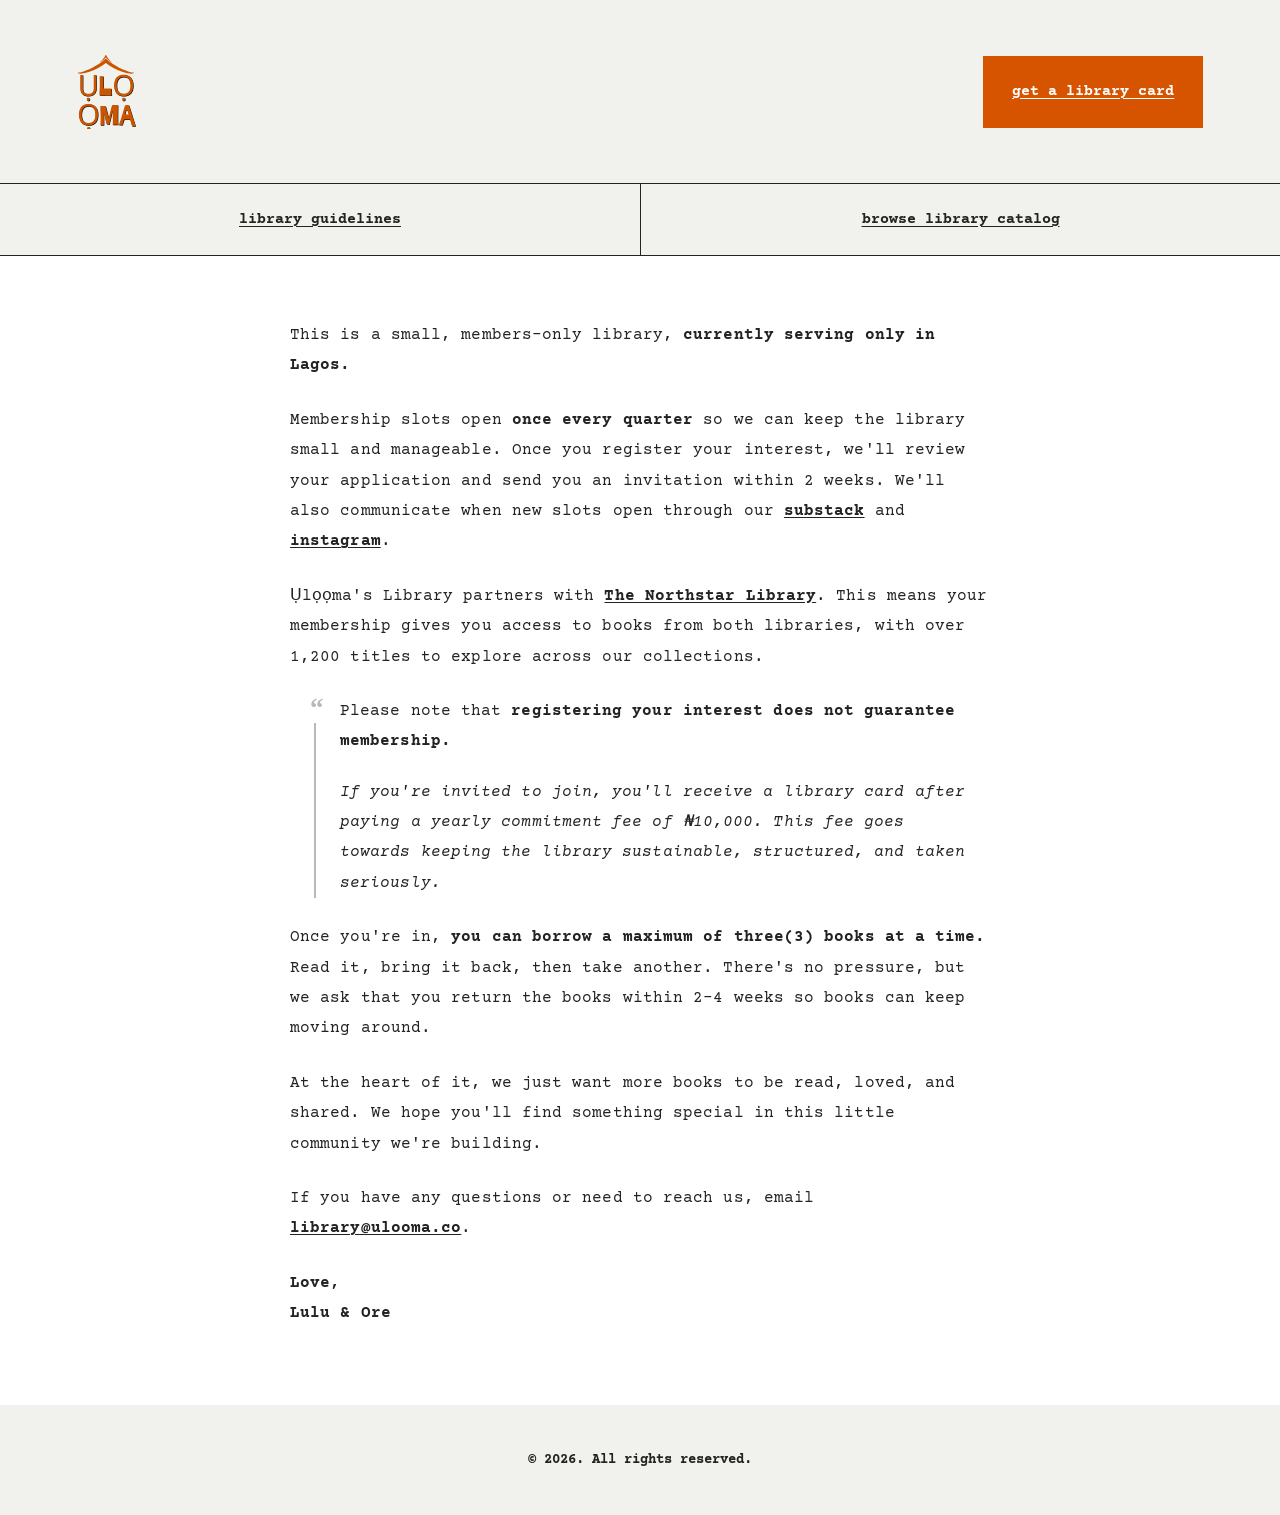
<file: index.html>
<!doctype html>
<html lang="en">
<head>
  <meta charset="utf-8">
  <meta name="viewport" content="width=device-width, initial-scale=1">
  <meta name="theme-color" content="#f3f2ee">
  <meta name="description" content="A good home for good days.">
  <title>Ụlọọma's Library</title>
  <link rel="preconnect" href="https://fonts.googleapis.com">
  <link rel="preconnect" href="https://fonts.gstatic.com" crossorigin>
  <link href="https://fonts.googleapis.com/css2?family=Courier+Prime:ital,wght@0,400;0,700;1,400&display=swap" rel="stylesheet">
  <link rel="stylesheet" href="styles.css">
</head>
<body class="guidelines-page home-page">
  <a class="skip-link" href="#about">Skip to content</a>
  <header class="site-header">
    <div class="header-top">
      <a class="brand-mark" href="/" aria-label="Ulooma Library home">
        <img src="ulooma-lib.svg" alt="">
      </a>
      <a class="get-card" href="https://forms.gle/XS47ZL7QhAaCa3aM6" target="_blank" rel="noreferrer">get a library card</a>
    </div>
    <nav class="main-nav" aria-label="Main navigation">
      <a href="library-guidelines.html">library guidelines</a>
      <a href="https://thenorthstarlibrary.org" target="_blank" rel="noreferrer">browse library catalog</a>
    </nav>
  </header>

  <main id="about" class="guidelines-content">
    <p>This is a small, members-only library, <strong>currently serving only in Lagos.</strong></p>

    <p>Membership slots open <strong>once every quarter</strong> so we can keep the library small and manageable. Once you register your interest, we'll review your application and send you an invitation within 2 weeks. We'll also communicate when new slots open through our <a href="https://ulooma.substack.com" target="_blank" rel="noreferrer">substack</a> and <a href="https://instagram.com/ulooma.co" target="_blank" rel="noreferrer">instagram</a>.</p>

    <p>Ụlọọma's Library partners with <a href="https://thenorthstarlibrary.org" target="_blank" rel="noreferrer"><strong>The Northstar Library</strong></a>. This means your membership gives you access to books from both libraries, with over 1,200 titles to explore across our collections.</p>

    <blockquote>
      <p>Please note that <strong>registering your interest does not guarantee membership.</strong></p>
      <p><em>If you're invited to join, you'll receive a library card after paying a yearly commitment fee of ₦10,000. This fee goes towards keeping the library sustainable, structured, and taken seriously.</em></p>
    </blockquote>

    <p>Once you're in, <strong>you can borrow a maximum of three(3) books at a time.</strong> Read it, bring it back, then take another. There's no pressure, but we ask that you return the books within 2-4 weeks so books can keep moving around.</p>

    <p>At the heart of it, we just want more books to be read, loved, and shared. We hope you'll find something special in this little community we're building.</p>

    <p>If you have any questions or need to reach us, email <a href="mailto:library@ulooma.co">library@ulooma.co</a>.</p>

    <p class="signoff"><strong>Love,<br>Lulu &amp; Ore</strong></p>
  </main>

  <footer class="site-footer">
    <p>© 2026. All rights reserved.</p>
  </footer>
</body>
</html>
</file>
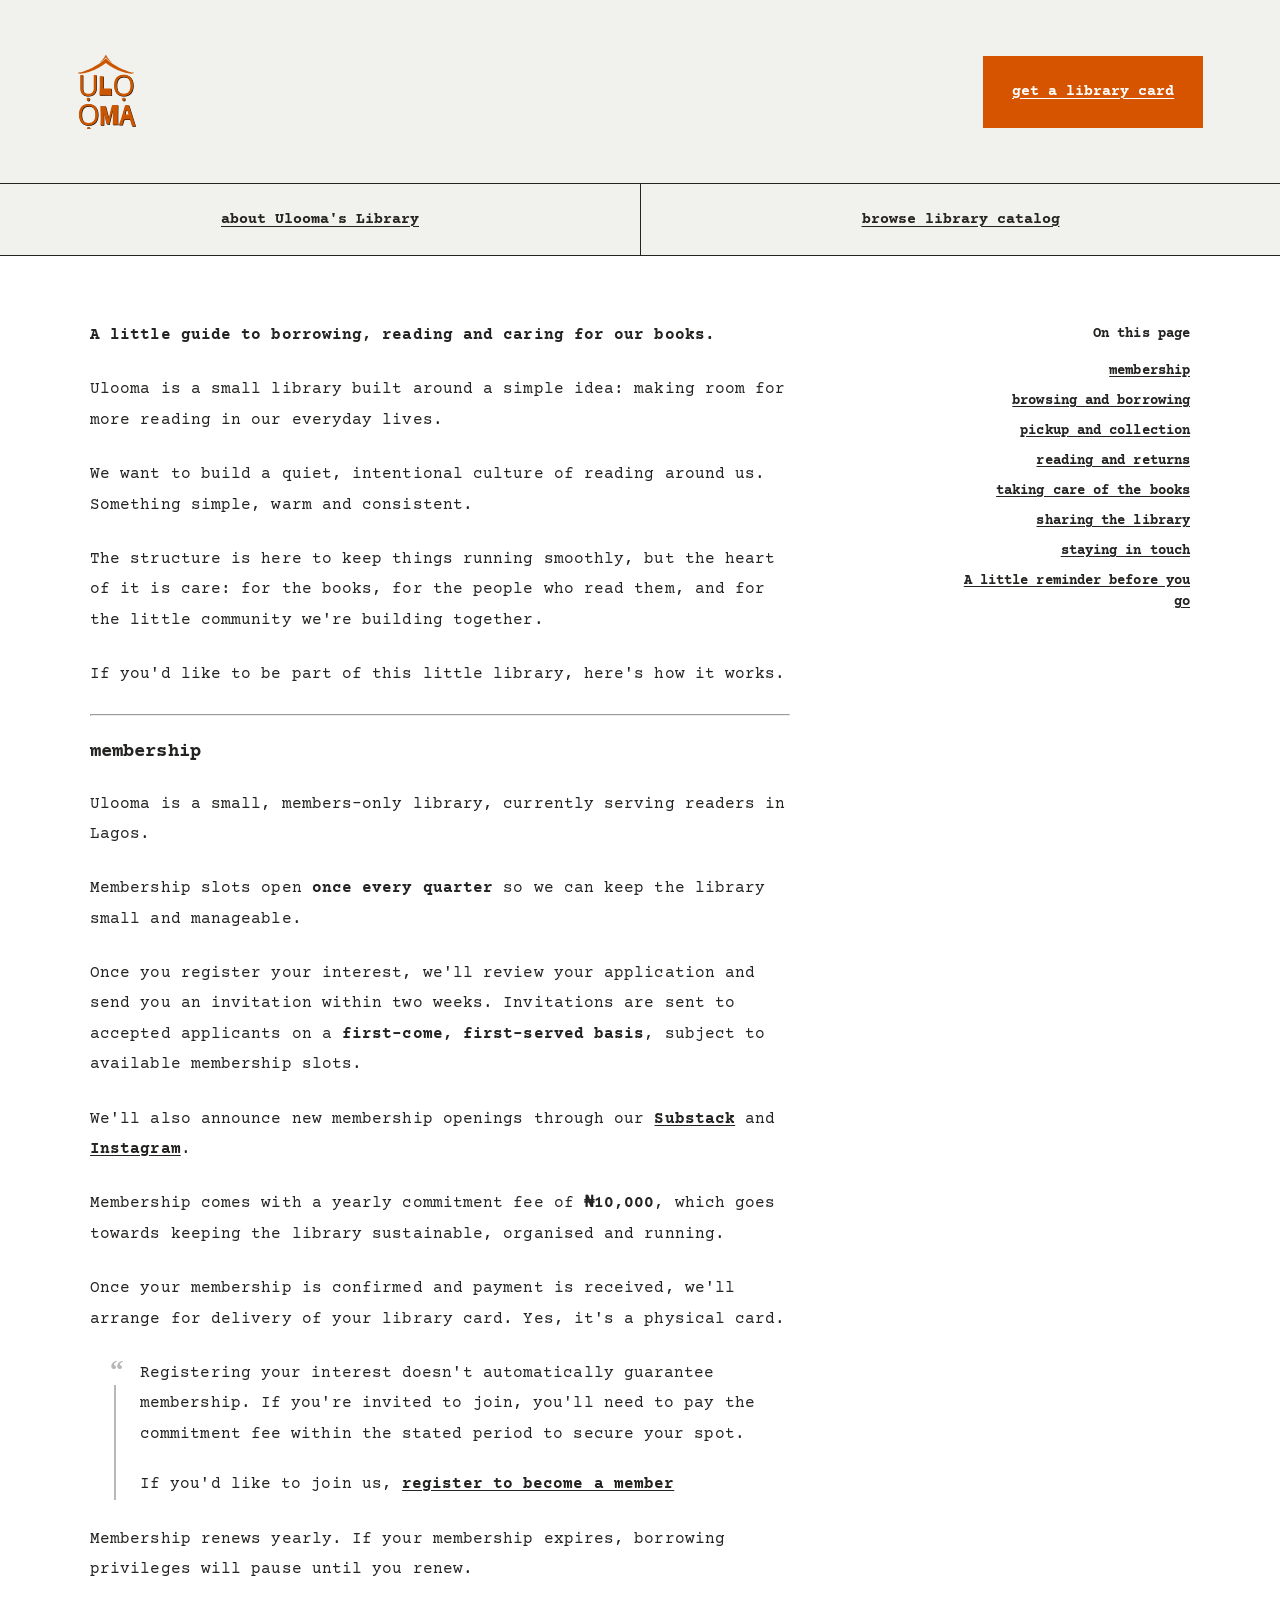
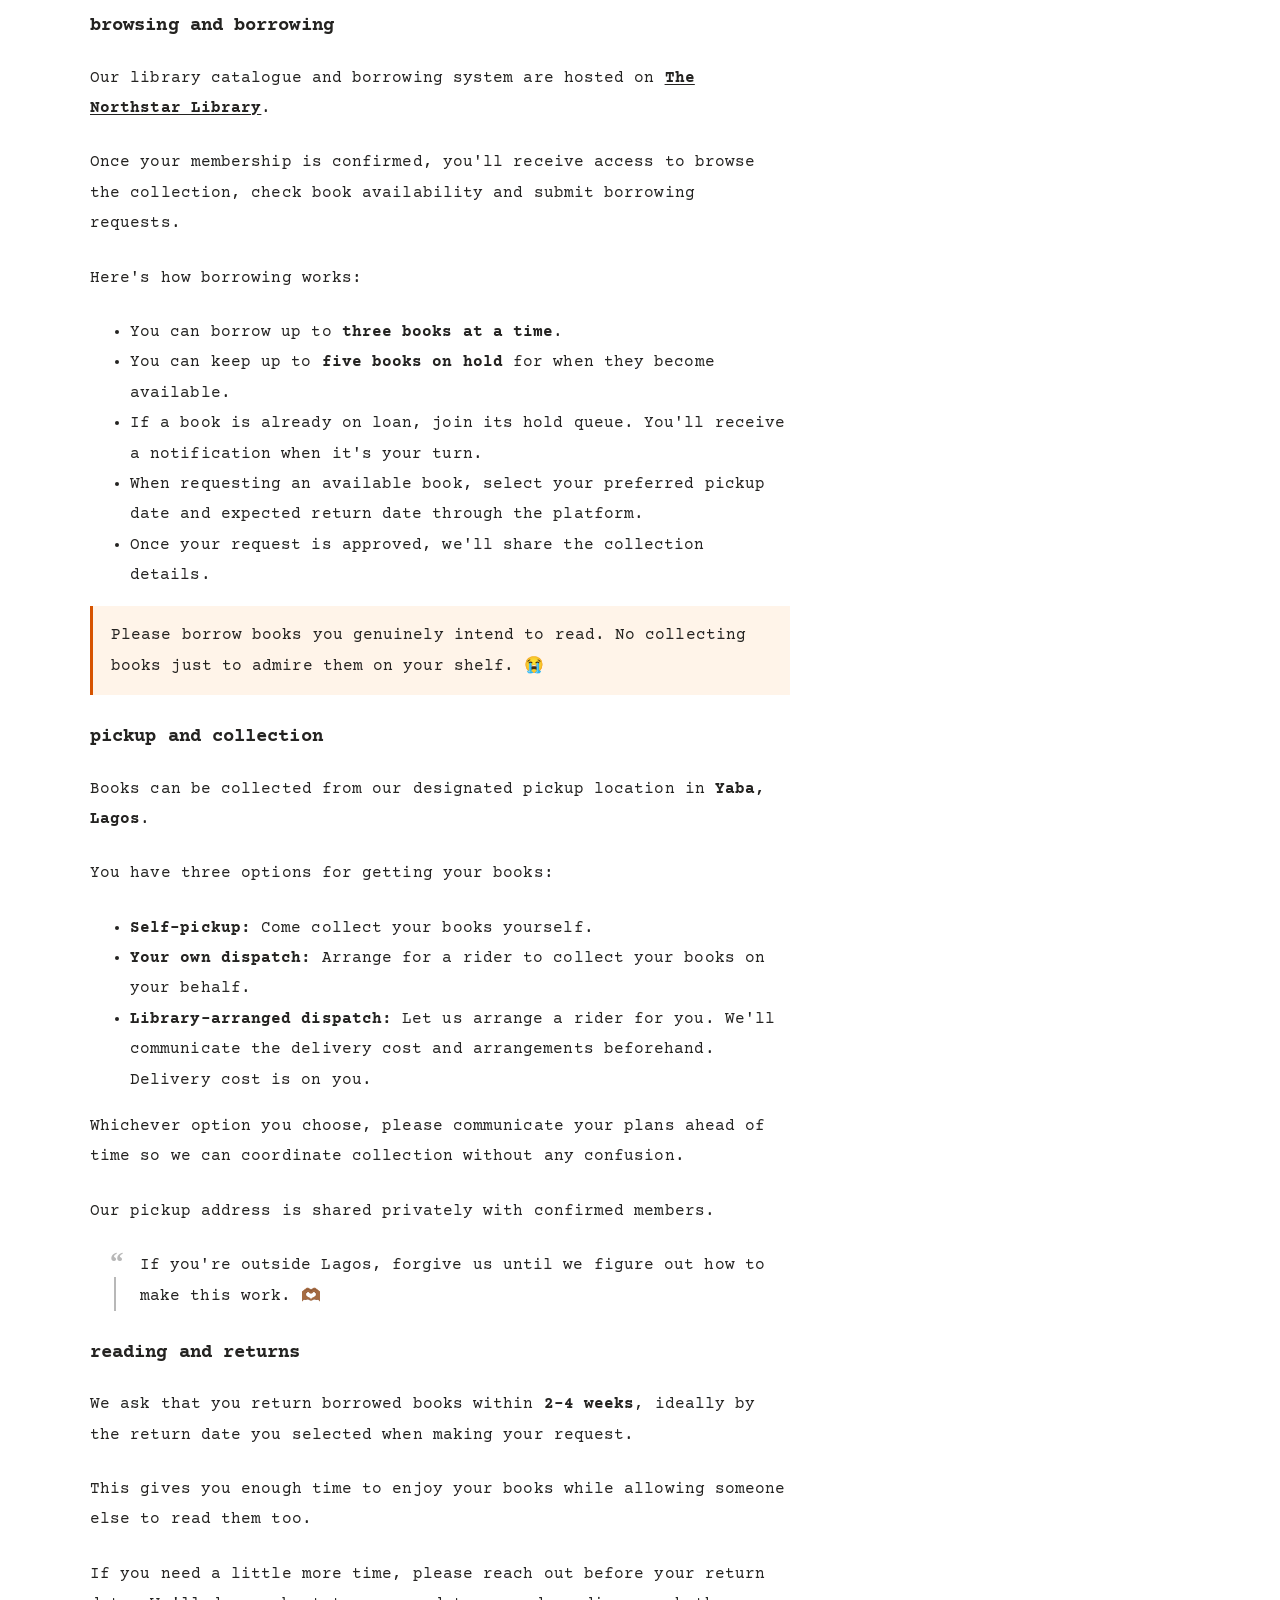
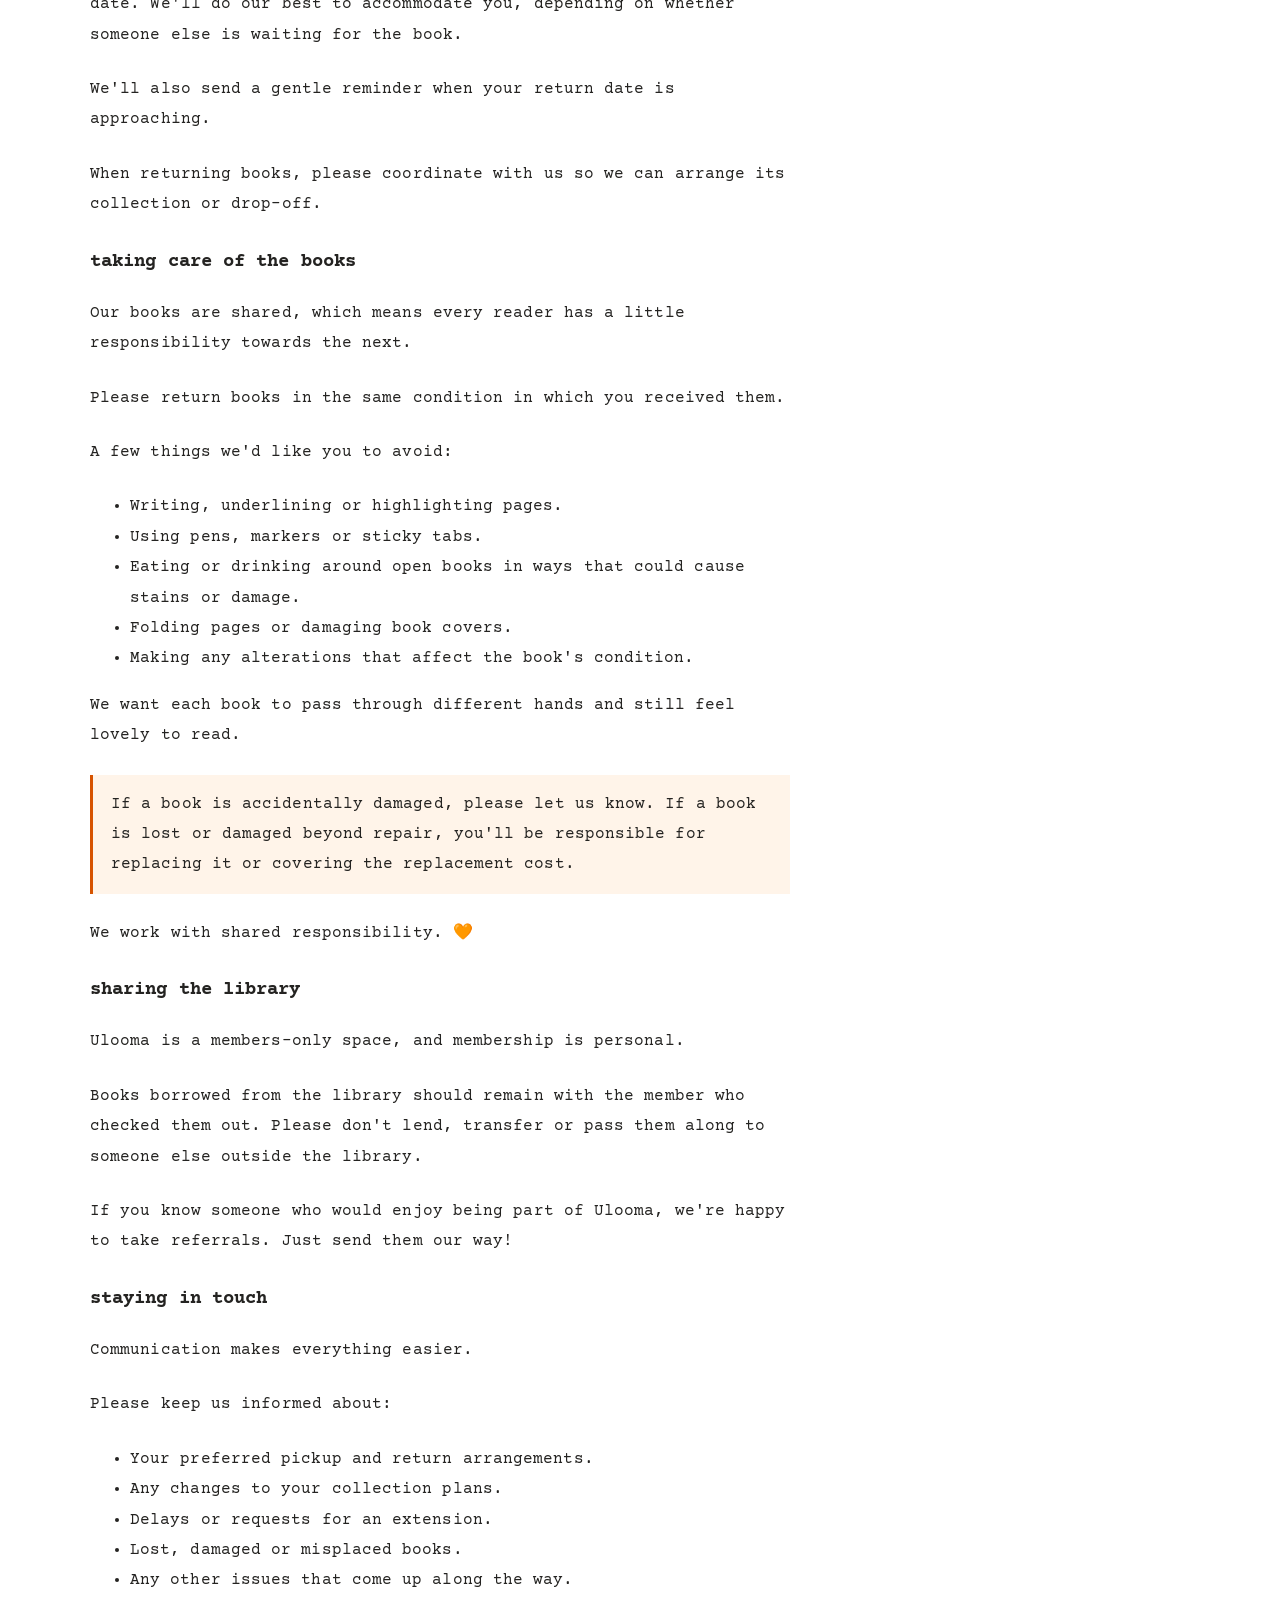
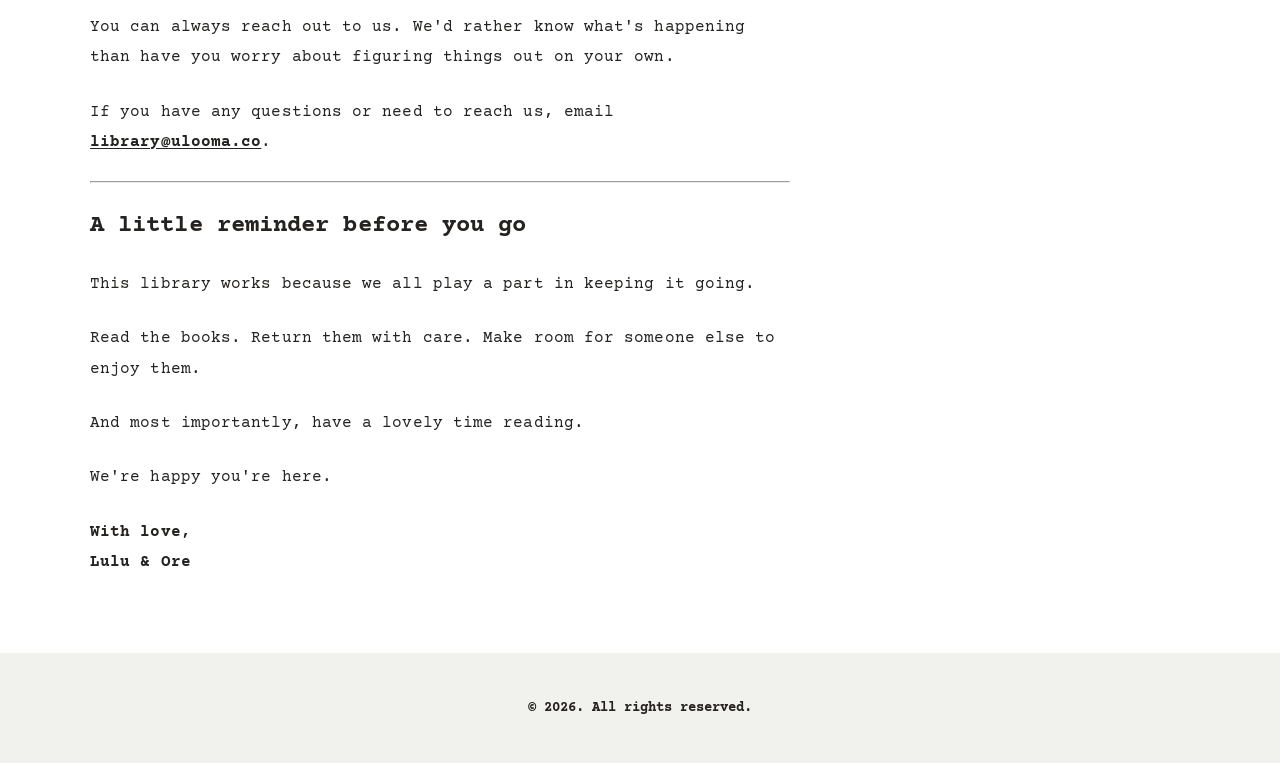
<file: library-guidelines.html>
<!doctype html>
<html lang="en">
<head>
  <meta charset="utf-8">
  <meta name="viewport" content="width=device-width, initial-scale=1">
  <meta name="theme-color" content="#f3f2ee">
  <meta name="description" content="Guidelines for borrowing, reading and caring for books at Ulooma's Library.">
  <title>Library Guidelines | Ụlọọma's Library</title>
  <link rel="preconnect" href="https://fonts.googleapis.com">
  <link rel="preconnect" href="https://fonts.gstatic.com" crossorigin>
  <link href="https://fonts.googleapis.com/css2?family=Courier+Prime:ital,wght@0,400;0,700;1,400&display=swap" rel="stylesheet">
  <link rel="stylesheet" href="styles.css">
</head>
<body class="guidelines-page">
  <a class="skip-link" href="#guidelines">Skip to guidelines</a>
  <header id="top" class="site-header">
    <div class="header-top">
      <a class="brand-mark" href="/" aria-label="Ulooma Library home">
        <img src="ulooma-lib.svg" alt="">
      </a>
      <a class="get-card" href="https://forms.gle/XS47ZL7QhAaCa3aM6" target="_blank" rel="noreferrer">get a library card</a>
    </div>
    <nav class="main-nav" aria-label="Main navigation">
      <a href="/">about Ulooma's Library</a>
      <a href="https://thenorthstarlibrary.org" target="_blank" rel="noreferrer">browse library catalog</a>
    </nav>
  </header>

  <main id="guidelines" class="guidelines-content">
    <div class="guidelines-layout">
      <nav class="guidelines-toc" aria-label="Table of contents">
        <p class="toc-title">On this page</p>
        <a href="#membership">membership</a>
        <a href="#borrowing">browsing and borrowing</a>
        <a href="#pickup">pickup and collection</a>
        <a href="#returns">reading and returns</a>
        <a href="#care">taking care of the books</a>
        <a href="#sharing">sharing the library</a>
        <a href="#staying-in-touch">staying in touch</a>
        <a href="#reminder">A little reminder before you go</a>
      </nav>
      <details class="mobile-toc">
        <summary>On this page</summary>
        <nav aria-label="Table of contents">
          <a href="#membership">membership</a>
          <a href="#borrowing">browsing and borrowing</a>
          <a href="#pickup">pickup and collection</a>
          <a href="#returns">reading and returns</a>
          <a href="#care">taking care of the books</a>
          <a href="#sharing">sharing the library</a>
          <a href="#staying-in-touch">staying in touch</a>
          <a href="#reminder">A little reminder before you go</a>
        </nav>
      </details>
      <div class="guidelines-copy">
    <p><strong>A little guide to borrowing, reading and caring for our books.</strong></p>

    <p>Ulooma is a small library built around a simple idea: making room for more reading in our everyday lives.</p>

    <p>We want to build a quiet, intentional culture of reading around us. Something simple, warm and consistent.</p>

    <p>The structure is here to keep things running smoothly, but the heart of it is care: for the books, for the people who read them, and for the little community we're building together.</p>

    <p>If you'd like to be part of this little library, here's how it works.</p>

    <hr>

    <h3 id="membership">membership</h3>
    <p>Ulooma is a small, members-only library, currently serving readers in Lagos.</p>
    <p>Membership slots open <strong>once every quarter</strong> so we can keep the library small and manageable.</p>
    <p>Once you register your interest, we'll review your application and send you an invitation within two weeks. Invitations are sent to accepted applicants on a <strong>first-come, first-served basis</strong>, subject to available membership slots.</p>
    <p>We'll also announce new membership openings through our <a href="https://ulooma.substack.com" target="_blank" rel="noreferrer">Substack</a> and <a href="https://instagram.com/ulooma.co" target="_blank" rel="noreferrer">Instagram</a>.</p>
    <p>Membership comes with a yearly commitment fee of <strong>₦10,000</strong>, which goes towards keeping the library sustainable, organised and running.</p>
    <p>Once your membership is confirmed and payment is received, we'll arrange for delivery of your library card. Yes, it's a physical card.</p>
    <blockquote>
      <p>Registering your interest doesn't automatically guarantee membership. If you're invited to join, you'll need to pay the commitment fee within the stated period to secure your spot.</p>
      <p>If you'd like to join us, <strong><a href="https://forms.gle/XS47ZL7QhAaCa3aM6" target="_blank" rel="noreferrer">register to become a member</a></strong></p>
    </blockquote>
    <p>Membership renews yearly. If your membership expires, borrowing privileges will pause until you renew.</p>

    <h3 id="borrowing">browsing and borrowing</h3>
    <p>Our library catalogue and borrowing system are hosted on <strong><a href="https://thenorthstarlibrary.org" target="_blank" rel="noreferrer">The Northstar Library</a></strong>.</p>
    <p>Once your membership is confirmed, you'll receive access to browse the collection, check book availability and submit borrowing requests.</p>
    <p>Here's how borrowing works:</p>
    <ul>
      <li>You can borrow up to <strong>three books at a time</strong>.</li>
      <li>You can keep up to <strong>five books on hold</strong> for when they become available.</li>
      <li>If a book is already on loan, join its hold queue. You'll receive a notification when it's your turn.</li>
      <li>When requesting an available book, select your preferred pickup date and expected return date through the platform.</li>
      <li>Once your request is approved, we'll share the collection details.</li>
    </ul>
    <p class="guidelines-callout">Please borrow books you genuinely intend to read. No collecting books just to admire them on your shelf. 😭</p>

    <h3 id="pickup">pickup and collection</h3>
    <p>Books can be collected from our designated pickup location in <strong>Yaba, Lagos</strong>.</p>
    <p>You have three options for getting your books:</p>
    <ul>
      <li><strong>Self-pickup:</strong> Come collect your books yourself.</li>
      <li><strong>Your own dispatch:</strong> Arrange for a rider to collect your books on your behalf.</li>
      <li><strong>Library-arranged dispatch:</strong> Let us arrange a rider for you. We'll communicate the delivery cost and arrangements beforehand. Delivery cost is on you.</li>
    </ul>
    <p>Whichever option you choose, please communicate your plans ahead of time so we can coordinate collection without any confusion.</p>
    <p>Our pickup address is shared privately with confirmed members.</p>
    <blockquote><p>If you're outside Lagos, forgive us until we figure out how to make this work. 🫶🏾</p></blockquote>

    <h3 id="returns">reading and returns</h3>
    <p>We ask that you return borrowed books within <strong>2–4 weeks</strong>, ideally by the return date you selected when making your request.</p>
    <p>This gives you enough time to enjoy your books while allowing someone else to read them too.</p>
    <p>If you need a little more time, please reach out before your return date. We'll do our best to accommodate you, depending on whether someone else is waiting for the book.</p>
    <p>We'll also send a gentle reminder when your return date is approaching.</p>
    <p>When returning books, please coordinate with us so we can arrange its collection or drop-off.</p>

    <h3 id="care">taking care of the books</h3>
    <p>Our books are shared, which means every reader has a little responsibility towards the next.</p>
    <p>Please return books in the same condition in which you received them.</p>
    <p>A few things we'd like you to avoid:</p>
    <ul>
      <li>Writing, underlining or highlighting pages.</li>
      <li>Using pens, markers or sticky tabs.</li>
      <li>Eating or drinking around open books in ways that could cause stains or damage.</li>
      <li>Folding pages or damaging book covers.</li>
      <li>Making any alterations that affect the book's condition.</li>
    </ul>
    <p>We want each book to pass through different hands and still feel lovely to read.</p>
    <p class="guidelines-callout">If a book is accidentally damaged, please let us know. If a book is lost or damaged beyond repair, you'll be responsible for replacing it or covering the replacement cost.</p>
    <p>We work with shared responsibility. 🧡</p>

    <h3 id="sharing">sharing the library</h3>
    <p>Ulooma is a members-only space, and membership is personal.</p>
    <p>Books borrowed from the library should remain with the member who checked them out. Please don't lend, transfer or pass them along to someone else outside the library.</p>
    <p>If you know someone who would enjoy being part of Ulooma, we're happy to take referrals. Just send them our way!</p>

    <h3 id="staying-in-touch">staying in touch</h3>
    <p>Communication makes everything easier.</p>
    <p>Please keep us informed about:</p>
    <ul>
      <li>Your preferred pickup and return arrangements.</li>
      <li>Any changes to your collection plans.</li>
      <li>Delays or requests for an extension.</li>
      <li>Lost, damaged or misplaced books.</li>
      <li>Any other issues that come up along the way.</li>
    </ul>
    <p>You can always reach out to us. We'd rather know what's happening than have you worry about figuring things out on your own.</p>
    <p>If you have any questions or need to reach us, email <a href="mailto:library@ulooma.co">library@ulooma.co</a>.</p>

    <hr>

    <h2 id="reminder">A little reminder before you go</h2>
    <p>This library works because we all play a part in keeping it going.</p>
    <p>Read the books. Return them with care. Make room for someone else to enjoy them.</p>
    <p>And most importantly, have a lovely time reading.</p>
    <p>We're happy you're here.</p>
    <p class="signoff"><strong>With love,<br>Lulu &amp; Ore</strong></p>
      </div>
    </div>
  </main>

  <a class="back-to-top" href="#top" aria-label="Back to top">
    <span aria-hidden="true">↑</span> Back to top
  </a>

  <footer class="site-footer">
    <p>© 2026. All rights reserved.</p>
  </footer>
  <script>
    const backToTop = document.querySelector('.back-to-top');
    const updateBackToTop = () => {
      backToTop.classList.toggle('is-visible', window.scrollY > 400);
    };
    window.addEventListener('scroll', updateBackToTop, { passive: true });
    updateBackToTop();

    document.querySelectorAll('.mobile-toc a').forEach((link) => {
      link.addEventListener('click', () => {
        link.closest('.mobile-toc').open = false;
      });
    });
  </script>
</body>
</html>
</file>
<file: styles.css>
:root {
  --paper: #f1f1ed;
  --white: #fff;
  --ink: #242321;
  --orange: #d65300;
  --font: "Courier Prime", "Courier New", monospace;
}

* { box-sizing: border-box; }
html { min-height: 100%; background: var(--paper); scroll-behavior: smooth; }
body {
  min-height: 100vh;
  margin: 0;
  display: flex;
  flex-direction: column;
  background: var(--paper);
  color: var(--ink);
  font: 16px/1.9 var(--font);
  -webkit-font-smoothing: antialiased;
}
a { color: inherit; }
a:hover { color: var(--orange); }
.skip-link { position: absolute; left: -9999px; top: 8px; z-index: 10; padding: 8px 12px; background: var(--ink); color: #fff; }
.skip-link:focus { left: 8px; }

/* Full-bleed desktop rules, with the reading column kept comfortable. */
.site-header { width: 100%; flex: none; background: var(--paper); }
.header-top {
  height: 184px;
  padding: 0 max(6vw, calc((100vw - 1200px) / 2));
  display: flex;
  align-items: center;
  justify-content: space-between;
  border-bottom: 1px solid var(--ink);
}
.brand-mark { position: relative; display: block; width: 60px; height: 74px; overflow: hidden; }
.brand-mark img { position: absolute; top: -40px; left: -30px; width: 120px; height: 156px; max-width: none; }
.get-card {
  width: 220px;
  height: 72px;
  display: flex;
  align-items: center;
  justify-content: center;
  border: 1px solid var(--ink);
  background: var(--white);
  font-size: 15px;
  line-height: 20px;
  font-weight: 700;
  text-decoration: underline;
  text-underline-offset: 3px;
  color: #fff;
  border-color: var(--orange);
  background: var(--orange);
}
.get-card:hover { background: #b94a04; color: #fff; border-color: #b94a04; }
.main-nav {
  height: 72px;
  display: grid;
  grid-template-columns: 1fr 1fr;
  border-bottom: 1px solid var(--ink);
  font-size: 15px;
  line-height: 20px;
}
.main-nav a {
  display: flex;
  align-items: center;
  justify-content: center;
  padding: 0 16px;
  text-align: center;
  font-weight: 700;
  text-decoration: underline;
  text-underline-offset: 3px;
}
.main-nav a + a { border-left: 1px solid var(--ink); }
.main-nav a:hover { background: #e9e6df; color: var(--orange); }

.guidelines-content {
  flex: 1 0 auto;
  width: 100%;
  padding: 64px 24px 76px;
  background: var(--white);
  font-size: 16px;
  line-height: 1.9;
  letter-spacing: .005em;
}
.guidelines-content > .guidelines-layout {
  width: min(1100px, 100%);
  margin-inline: auto;
  display: grid;
  grid-template-columns: minmax(0, 700px) minmax(180px, 240px);
  justify-content: space-between;
  gap: 64px;
  align-items: start;
}
.guidelines-copy { grid-column: 1; grid-row: 1; width: 100%; text-align: left; }
.guidelines-copy [id] { scroll-margin-top: 24px; }
.home-page .guidelines-content > blockquote {
  width: min(652px, calc(100% - 48px));
  margin-inline: auto;
}
.guidelines-toc {
  grid-column: 2;
  grid-row: 1;
  position: sticky;
  top: 32px;
  display: flex;
  flex-direction: column;
  align-items: flex-end;
  gap: 9px;
  padding-top: 4px;
  text-align: right;
  font-size: 14px;
  line-height: 1.5;
}
.mobile-toc { display: none; }
.guidelines-toc .toc-title { margin: 0 0 7px; font-weight: 700; }
.guidelines-toc a { font-weight: 400; }
.guidelines-content > * { width: min(700px, 100%); margin-inline: auto; }
.guidelines-content p { margin-top: 0; margin-bottom: 24px; }
.guidelines-content strong { font-weight: 700; }
.guidelines-content a, .guidelines-content .underlined-label {
  font-weight: 700;
  text-decoration: underline;
  text-underline-offset: 2px;
}
.guidelines-content a:hover { color: var(--orange); }
.guidelines-content blockquote {
  position: relative;
  margin-top: 16px;
  margin-right: 24px;
  margin-bottom: 24px;
  margin-left: 24px;
  padding: 0 0 0 24px;
  border-left: 2px solid #b8b8b8;
}
.guidelines-content blockquote::before {
  content: "“";
  position: absolute;
  left: -9px;
  top: -3px;
  padding: 0 3px;
  background: var(--white);
  color: #b8b8b8;
  font: 700 27px/30px Georgia, serif;
}
.guidelines-content blockquote p { margin-top: 0; margin-bottom: 20px; }
.guidelines-content blockquote p:last-child { margin-bottom: 0; }
.guidelines-content em { font-style: italic; }
.guidelines-content .signoff { margin-bottom: 0; }
.guidelines-callout {
  padding: 14px 18px;
  border-left: 3px solid var(--orange);
  background: #fff4e9;
}
.back-to-top {
  position: fixed;
  right: max(24px, calc((100vw - 1100px) / 2));
  bottom: 24px;
  z-index: 5;
  display: inline-flex;
  align-items: center;
  gap: 8px;
  padding: 11px 15px;
  border: 1px solid var(--orange);
  background: var(--orange);
  color: #fff;
  font-size: 14px;
  line-height: 20px;
  font-weight: 700;
  text-decoration: underline;
  text-underline-offset: 2px;
  opacity: 0;
  visibility: hidden;
  transform: translateY(8px);
  transition: opacity .2s ease, transform .2s ease, visibility .2s ease;
}
.back-to-top.is-visible { opacity: 1; visibility: visible; transform: translateY(0); }
.back-to-top:hover { background: #b94a04; border-color: #b94a04; color: #fff; }
.back-to-top span { font-size: 18px; line-height: 16px; text-decoration: none; }

.site-footer {
  min-height: 110px;
  flex: none;
  display: flex;
  align-items: center;
  justify-content: center;
  padding: 24px;
  background: var(--paper);
  text-align: center;
}
.site-footer p { margin: 0; font-size: 14px; line-height: 20px; font-weight: 700; }

/* Figma's 393px-wide frame becomes a fluid, naturally scrolling phone layout. */
@media (max-width: 700px) {
  body {
    min-height: 1102px;
    font-size: clamp(11px, 3.05vw, 12px);
    line-height: 1.85;
  }
  .header-top {
    height: clamp(120px, 36.9vw, 145px);
    padding: 0 clamp(16px, 6.1vw, 24px) 0 clamp(24px, 11.45vw, 45px);
  }
  .brand-mark { width: clamp(29px, 8.65vw, 34px); height: clamp(40px, 11.7vw, 46px); }
  .brand-mark img {
    top: -50%;
    left: -50%;
    width: 200%;
    height: 193.5%;
  }
  .get-card {
    width: min(143px, 43vw);
    height: clamp(44px, 12.47vw, 49px);
    font-size: 10px;
    line-height: 13px;
    text-underline-offset: 1px;
  }
  .main-nav {
    height: clamp(44px, 12.72vw, 50px);
    font-size: clamp(9px, 2.55vw, 10px);
    line-height: 12px;
  }
  .main-nav a { padding-inline: 6px; text-underline-offset: 1px; }
  .guidelines-content {
    flex: 1 0 auto;
    width: 100%;
    padding: 34px 0 28px;
    background: var(--white);
    font-size: clamp(11px, 3.05vw, 12px);
    line-height: 1.85;
  }
  .guidelines-content > * {
    width: min(340px, calc(100% - 32px));
    margin-inline: auto;
  }
  .guidelines-content > .guidelines-layout {
    display: block;
    width: min(340px, calc(100% - 32px));
  }
  .guidelines-toc { display: none; }
  .mobile-toc {
    display: block;
    margin: 0 0 24px;
    border: 1px solid #b8b8b8;
    background: var(--white);
    font-size: inherit;
    line-height: 1.65;
  }
  .mobile-toc summary {
    display: flex;
    align-items: center;
    justify-content: space-between;
    padding: 10px 12px;
    cursor: pointer;
    font-weight: 700;
    list-style: none;
  }
  .mobile-toc summary::-webkit-details-marker { display: none; }
  .mobile-toc summary::after { content: "+"; font-size: 18px; line-height: 1; }
  .mobile-toc[open] summary::after { content: "−"; }
  .mobile-toc nav {
    display: flex;
    flex-direction: column;
    gap: 8px;
    padding: 0 12px 12px;
  }
  .mobile-toc nav a { font-weight: 400; }
  .guidelines-copy { width: 100%; }
  .home-page .guidelines-content > blockquote {
    width: min(292px, calc(100% - 80px));
  }
  .guidelines-callout { padding: 10px 12px; border-left-width: 2px; }
  .guidelines-content p { margin-bottom: 16px; }
  .guidelines-content blockquote {
    margin-top: 10px;
    margin-bottom: 14px;
    padding-left: 12px;
    border-left-width: 1.5px;
  }
  .guidelines-content blockquote::before {
    left: -7px;
    top: -3px;
    padding-inline: 2px;
    font-size: 22px;
    line-height: 24px;
  }
  .guidelines-content blockquote p { margin-bottom: 14px; }
  .guidelines-content .signoff { line-height: 1.85; }
  .site-footer { min-height: 77px; padding: 20px 10px; }
  .site-footer p { font-size: clamp(9px, 2.55vw, 10px); line-height: 14px; }
  .back-to-top {
    right: 14px;
    bottom: 14px;
    gap: 6px;
    padding: 8px 11px;
    font-size: 11px;
    line-height: 16px;
  }
}

@media (max-width: 350px) {
  .main-nav { font-size: 9px; }
}

@media (prefers-reduced-motion: reduce) {
  html { scroll-behavior: auto; }
}
</file>
